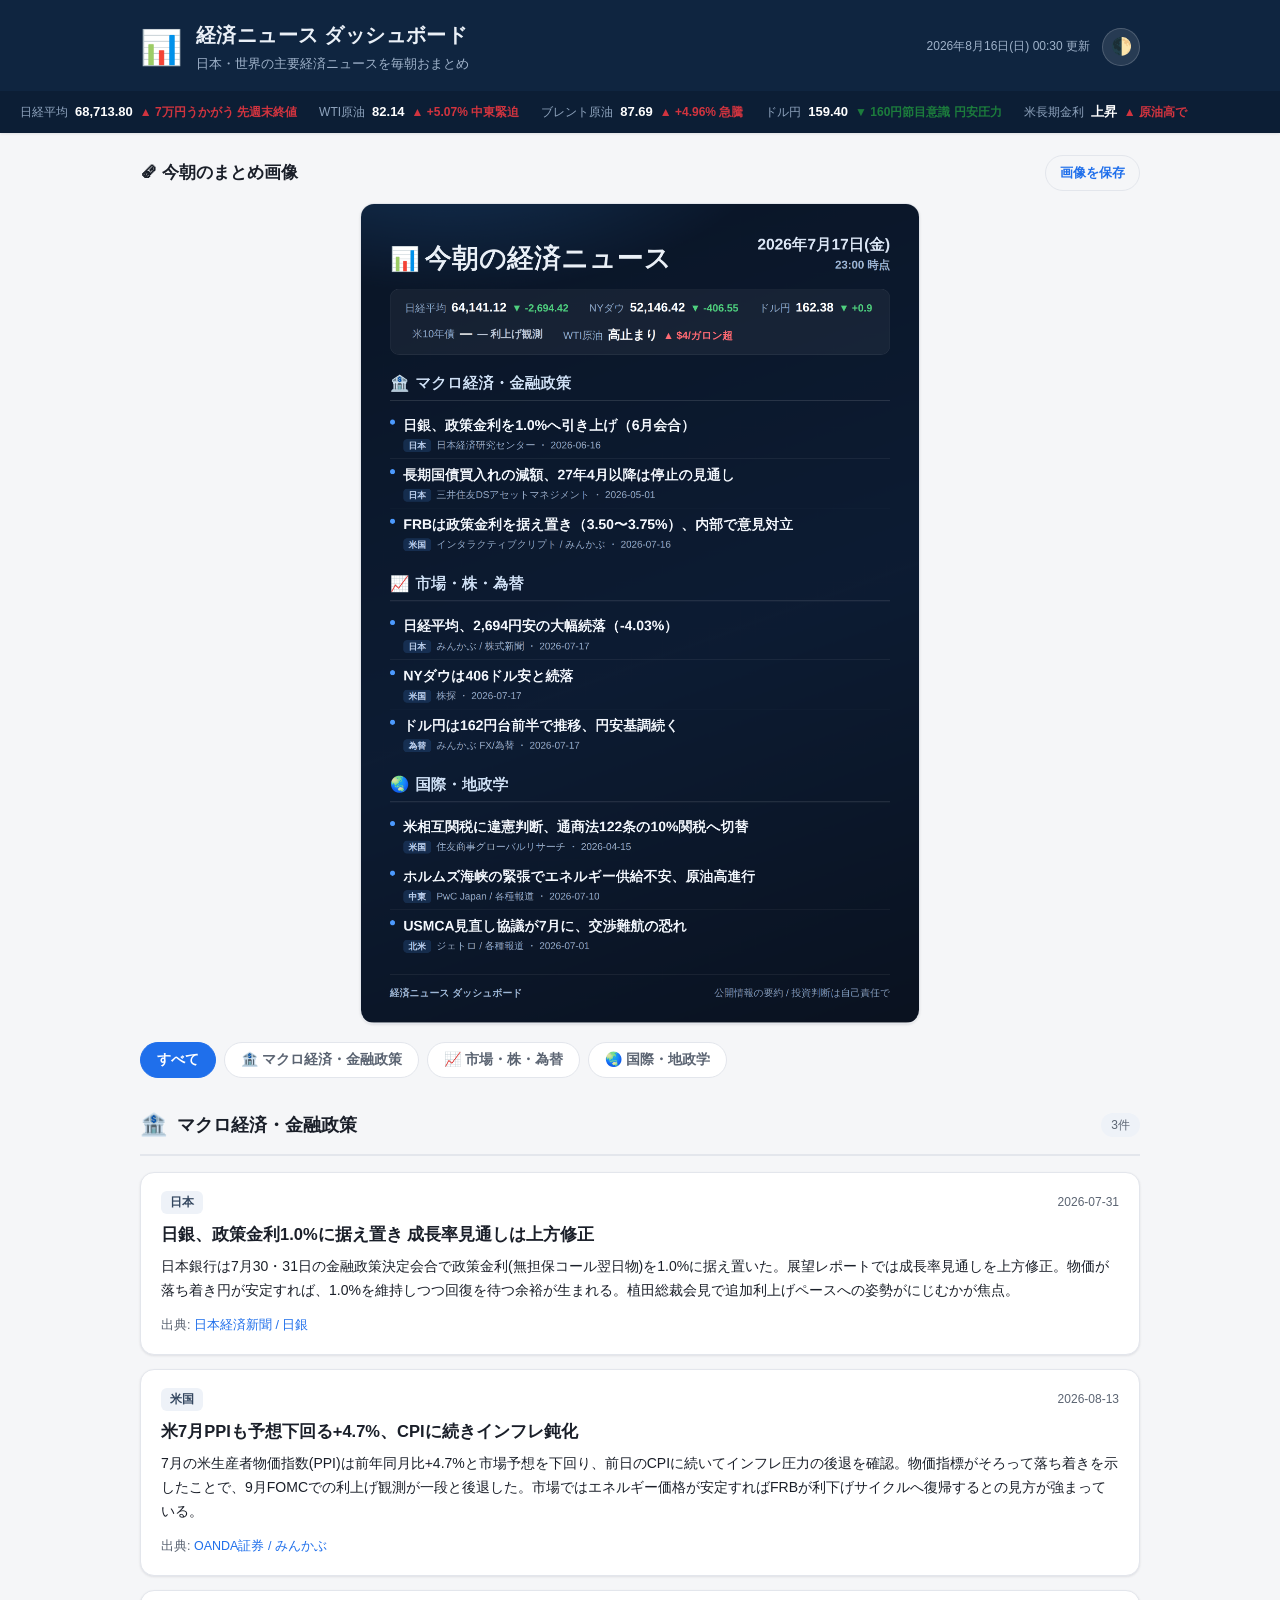
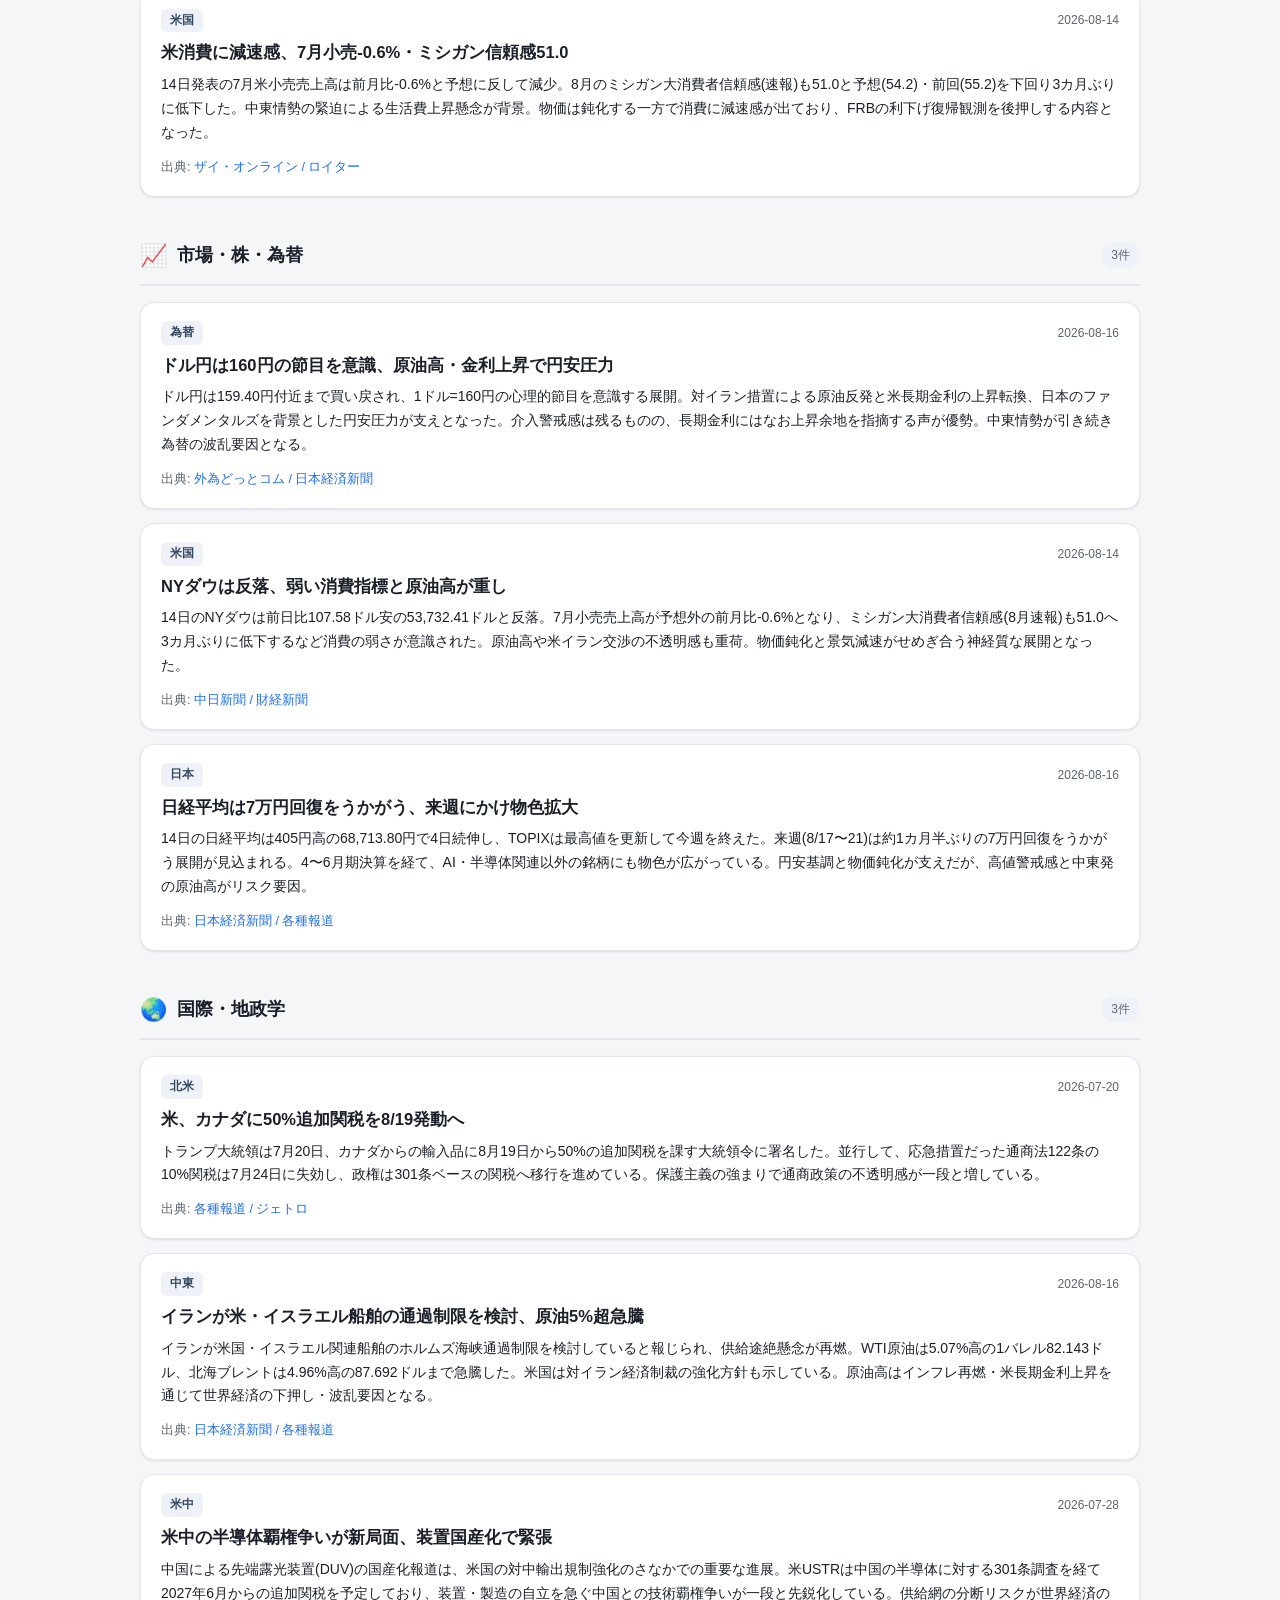
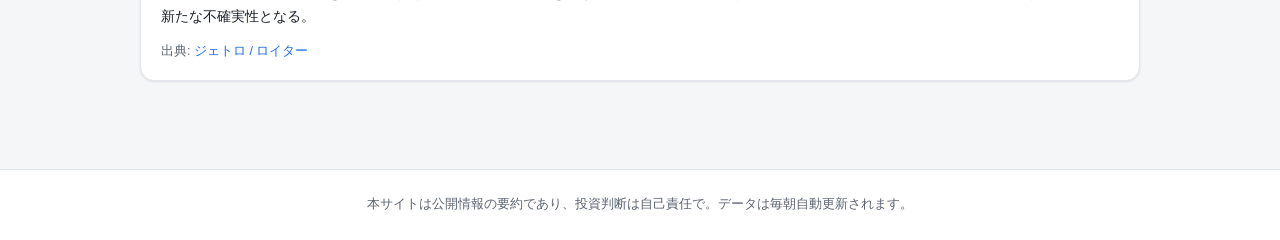
<file: index.html>
<!DOCTYPE html>
<html lang="ja">
<head>
  <meta charset="UTF-8" />
  <meta name="viewport" content="width=device-width, initial-scale=1.0" />
  <title>経済ニュース ダッシュボード</title>
  <meta name="description" content="日本・世界の主要経済ニュースをまとめる自分専用ダッシュボード" />
  <link rel="icon" href="data:image/svg+xml,%3Csvg xmlns='http://www.w3.org/2000/svg' viewBox='0 0 100 100'%3E%3Ctext y='.9em' font-size='90'%3E%F0%9F%93%8A%3C/text%3E%3C/svg%3E" />
  <link rel="stylesheet" href="assets/style.css" />
</head>
<body>
  <header class="site-header">
    <div class="wrap header-inner">
      <div class="brand">
        <span class="brand-mark">📊</span>
        <div class="brand-text">
          <h1>経済ニュース ダッシュボード</h1>
          <p class="tagline">日本・世界の主要経済ニュースを毎朝おまとめ</p>
        </div>
      </div>
      <div class="header-side">
        <span id="updated" class="updated">読み込み中…</span>
        <button id="theme-toggle" class="theme-toggle" type="button" aria-label="テーマ切替">🌓</button>
      </div>
    </div>
    <div class="ticker" id="ticker" aria-label="相場サマリー"></div>
  </header>

  <section class="wrap summary-hero" id="summary-hero" hidden>
    <div class="summary-head">
      <h2>🗞 今朝のまとめ画像</h2>
      <a id="summary-download" href="data/summary.png" download>画像を保存</a>
    </div>
    <a href="data/summary.png" target="_blank" rel="noopener" class="summary-link">
      <img id="summary-img" src="data/summary.png" alt="今朝の経済ニュースまとめ画像" />
    </a>
  </section>

  <nav class="tabs wrap" id="tabs"></nav>

  <main class="wrap" id="content">
    <div class="loading">ニュースを読み込んでいます…</div>
  </main>

  <footer class="site-footer">
    <div class="wrap">
      <p>本サイトは公開情報の要約であり、投資判断は自己責任で。データは毎朝自動更新されます。</p>
    </div>
  </footer>

  <script src="data/news.js"></script>
  <script src="assets/app.js"></script>
</body>
</html>
</file>
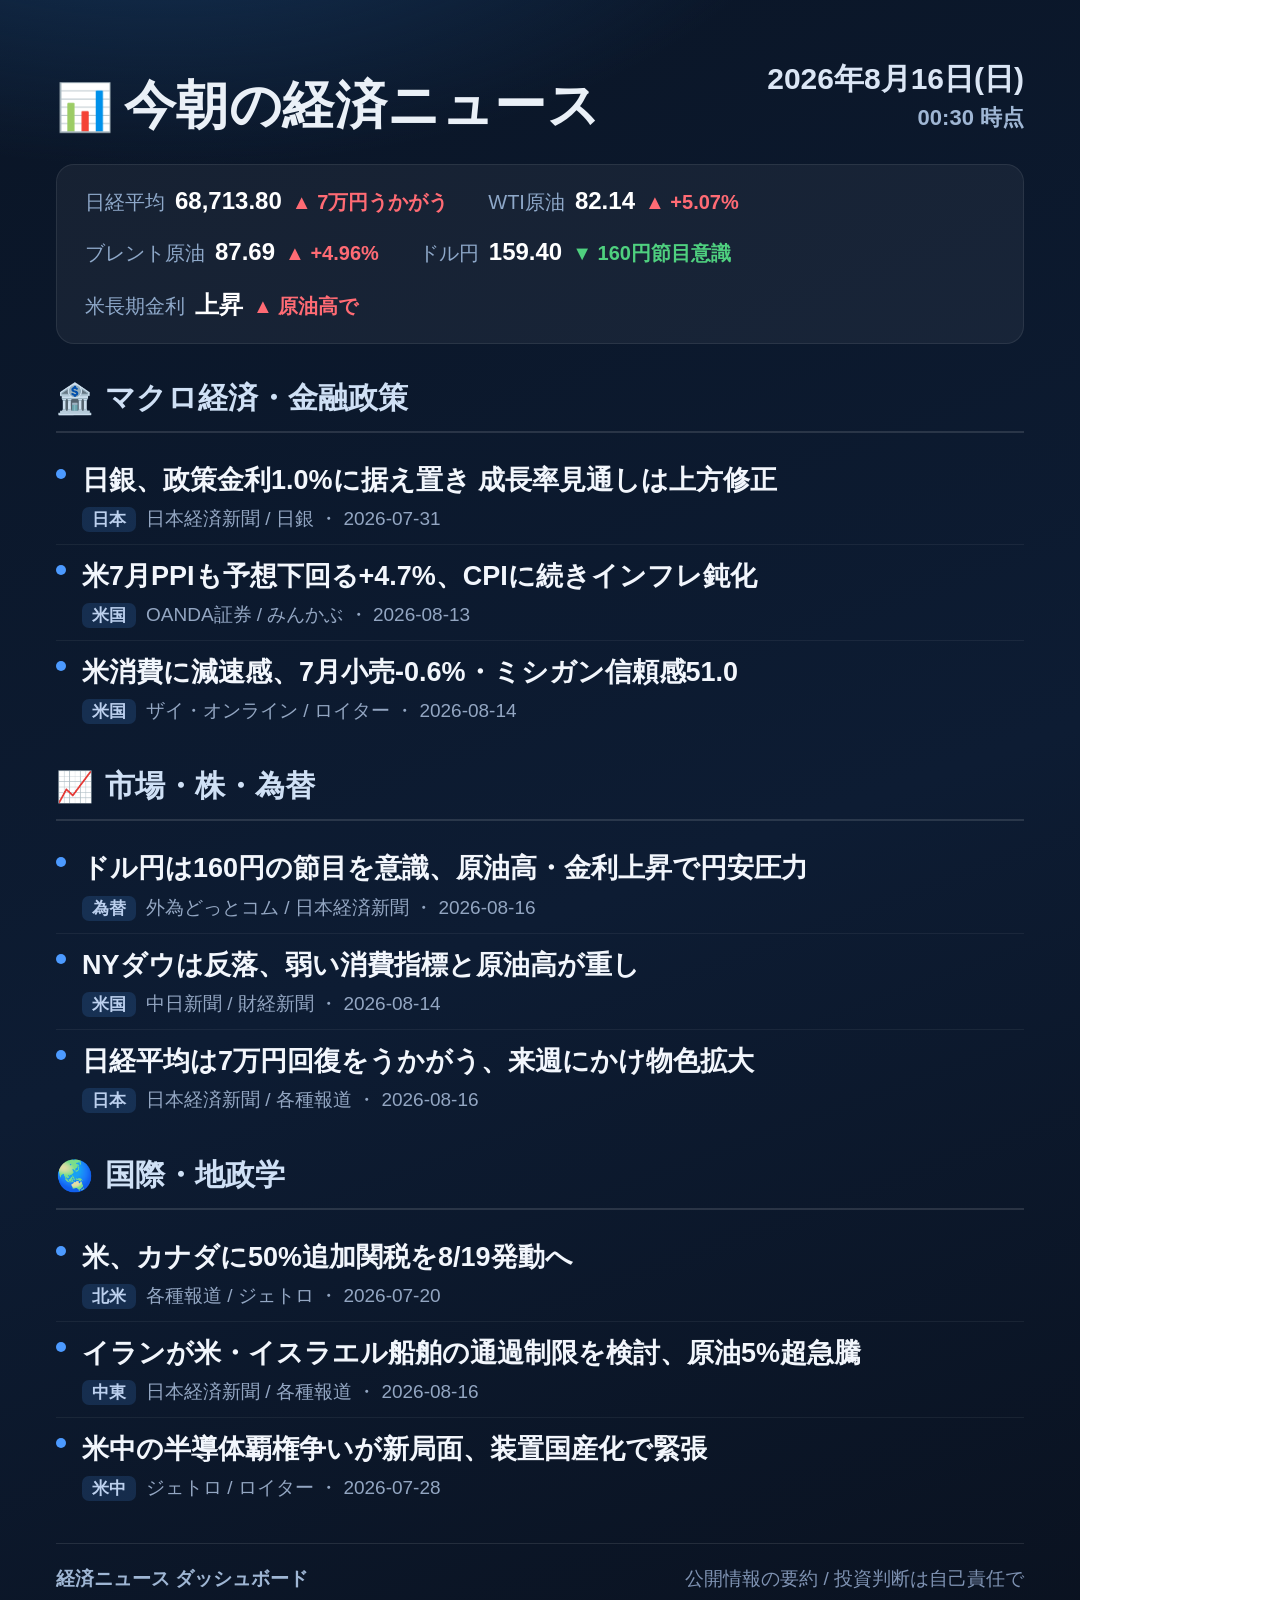
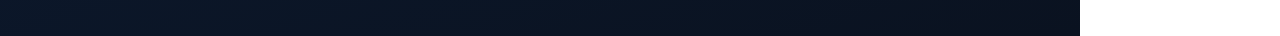
<file: summary.html>
<!DOCTYPE html>
<html lang="ja">
<head>
  <meta charset="UTF-8" />
  <meta name="viewport" content="width=device-width, initial-scale=1.0" />
  <title>今朝の経済ニュース</title>
  <style>
    * { box-sizing: border-box; margin: 0; padding: 0; }
    html, body {
      font-family: -apple-system, BlinkMacSystemFont, "Hiragino Sans",
        "Hiragino Kaku Gothic ProN", "Noto Sans JP", "Yu Gothic", Meiryo, sans-serif;
      -webkit-font-smoothing: antialiased;
    }
    .poster {
      width: 1080px;
      background: radial-gradient(1200px 600px at 15% -10%, #16385f 0%, transparent 55%),
                  linear-gradient(160deg, #0a1526 0%, #0d1c33 55%, #0a1220 100%);
      color: #eaf0f7;
      padding: 56px 56px 44px;
    }

    /* Header */
    .head { display: flex; align-items: flex-end; justify-content: space-between; margin-bottom: 30px; }
    .head .title { font-size: 52px; font-weight: 800; letter-spacing: .01em; line-height: 1.1; }
    .head .title .mk { font-size: 46px; margin-right: 10px; }
    .head .date { text-align: right; color: #9fb6d4; font-size: 22px; font-weight: 600; line-height: 1.5; }
    .head .date .big { display: block; font-size: 30px; color: #dbe6f5; font-weight: 800; }

    /* Ticker */
    .ticker {
      display: flex; flex-wrap: wrap; gap: 14px;
      background: rgba(255,255,255,.05);
      border: 1px solid rgba(255,255,255,.08);
      border-radius: 18px;
      padding: 18px 22px;
      margin-bottom: 34px;
    }
    .tk { display: flex; align-items: baseline; gap: 10px; padding: 4px 6px; }
    .tk .n { color: #8ea8c9; font-size: 20px; }
    .tk .v { font-size: 24px; font-weight: 800; color: #fff; }
    .tk .c { font-size: 20px; font-weight: 700; }
    .tk .c.up { color: #ff6b74; }     /* 日本式: 上昇=赤 */
    .tk .c.down { color: #4fd07f; }   /* 日本式: 下落=緑 */
    .tk .c.flat { color: #b9c4d4; }
    .tk .sep { width: 1px; align-self: stretch; background: rgba(255,255,255,.12); margin: 0 4px; }

    /* Categories */
    .cat { margin-bottom: 30px; }
    .cat-head {
      display: flex; align-items: center; gap: 12px;
      padding-bottom: 12px; margin-bottom: 16px;
      border-bottom: 2px solid rgba(255,255,255,.12);
    }
    .cat-head .ic { font-size: 30px; }
    .cat-head .t { font-size: 30px; font-weight: 800; color: #cfe0f5; }
    .item { display: flex; gap: 16px; padding: 12px 0; }
    .item + .item { border-top: 1px solid rgba(255,255,255,.06); }
    .item .bullet {
      flex: 0 0 auto; margin-top: 8px;
      width: 10px; height: 10px; border-radius: 50%;
      background: #4c9aff;
    }
    .item .body { flex: 1; }
    .item .hl { font-size: 27px; font-weight: 700; line-height: 1.45; color: #f2f6fc; }
    .item .meta { margin-top: 6px; font-size: 19px; color: #93a6c2; }
    .item .chip {
      display: inline-block; font-size: 17px; font-weight: 700;
      color: #bcd0ee; background: rgba(76,154,255,.16);
      border-radius: 7px; padding: 1px 10px; margin-right: 10px;
    }

    /* Footer */
    .foot {
      margin-top: 8px; padding-top: 22px;
      border-top: 1px solid rgba(255,255,255,.1);
      display: flex; justify-content: space-between; align-items: center;
      color: #7f93b3; font-size: 19px;
    }
    .foot .brand { font-weight: 700; color: #9fb6d4; }
  </style>
</head>
<body>
  <div class="poster" id="poster">
    <div class="head">
      <div class="title"><span class="mk">📊</span>今朝の経済ニュース</div>
      <div class="date" id="date"></div>
    </div>
    <div class="ticker" id="ticker"></div>
    <div id="cats"></div>
    <div class="foot">
      <span class="brand">経済ニュース ダッシュボード</span>
      <span id="foot-note">公開情報の要約 / 投資判断は自己責任で</span>
    </div>
  </div>

  <script src="data/news.js"></script>
  <script>
    (function () {
      var d = window.NEWS_DATA || {};
      function esc(s){return String(s==null?"":s).replace(/&/g,"&amp;").replace(/</g,"&lt;").replace(/>/g,"&gt;");}

      // 日付
      try {
        var dt = new Date(d.updated_at);
        var days = ["日","月","火","水","木","金","土"];
        document.getElementById("date").innerHTML =
          '<span class="big">' + dt.getFullYear() + "年" + (dt.getMonth()+1) + "月" + dt.getDate() + "日(" + days[dt.getDay()] + ")</span>" +
          String(dt.getHours()).padStart(2,"0") + ":" + String(dt.getMinutes()).padStart(2,"0") + " 時点";
      } catch(e){}

      // ティッカー
      var tk = document.getElementById("ticker");
      (d.market_snapshot || []).forEach(function(m, i){
        if (i > 0) { var s = document.createElement("div"); s.className = "sep"; tk.appendChild(s); }
        var dir = m.dir || "flat";
        var arrow = dir === "up" ? "▲" : dir === "down" ? "▼" : "—";
        var el = document.createElement("div");
        el.className = "tk";
        el.innerHTML = '<span class="n">' + esc(m.name) + '</span>' +
          '<span class="v">' + esc(m.value) + '</span>' +
          '<span class="c ' + dir + '">' + arrow + " " + esc(m.change) + '</span>';
        tk.appendChild(el);
      });

      // カテゴリ（各カテゴリ上位3件）
      var wrap = document.getElementById("cats");
      (d.categories || []).forEach(function(c){
        var sec = document.createElement("div");
        sec.className = "cat";
        var items = (c.items || []).slice(0, 3);
        var html = '<div class="cat-head"><span class="ic">' + esc(c.icon || "📰") +
          '</span><span class="t">' + esc(c.title) + '</span></div>';
        items.forEach(function(it){
          html += '<div class="item"><span class="bullet"></span><div class="body">' +
            '<div class="hl">' + esc(it.headline) + '</div>' +
            '<div class="meta">' +
              (it.region ? '<span class="chip">' + esc(it.region) + '</span>' : '') +
              esc(it.source || "") + (it.date ? " ・ " + esc(it.date) : "") +
            '</div></div></div>';
        });
        sec.innerHTML = html;
        wrap.appendChild(sec);
      });
    })();
  </script>
</body>
</html>
</file>
<file: assets/style.css>
/* ===========================================================================
   経済ニュース ダッシュボード — スタイル
   ライト/ダーク両対応。OSのテーマに追従しつつ、右上のボタンで手動切替も可能。
   =========================================================================== */

:root {
  --bg: #f5f6f8;
  --bg-elev: #ffffff;
  --bg-header: #0f2540;
  --text: #1a1f29;
  --text-soft: #5b6472;
  --text-inv: #eaf0f7;
  --border: #e3e6ec;
  --accent: #1f6feb;
  --up: #d1343f;      /* 日本式: 上昇=赤 */
  --down: #1c7c3c;    /* 日本式: 下落=緑 */
  --flat: #7a828f;
  --chip-bg: #eef2f8;
  --chip-text: #33465f;
  --shadow: 0 1px 3px rgba(16, 24, 40, .06), 0 1px 2px rgba(16, 24, 40, .04);
  --radius: 14px;
}

:root[data-theme="dark"],
:root:not([data-theme="light"]) {
  /* fallback handled by media query below */
}

@media (prefers-color-scheme: dark) {
  :root:not([data-theme="light"]) {
    --bg: #0b0e14;
    --bg-elev: #151a23;
    --bg-header: #0a1526;
    --text: #e7ebf2;
    --text-soft: #9aa4b2;
    --text-inv: #eaf0f7;
    --border: #232a36;
    --accent: #4c9aff;
    --up: #ff6b74;
    --down: #4fd07f;
    --flat: #7a828f;
    --chip-bg: #1e2635;
    --chip-text: #b9c4d4;
    --shadow: 0 1px 3px rgba(0, 0, 0, .4);
  }
}

:root[data-theme="dark"] {
  --bg: #0b0e14;
  --bg-elev: #151a23;
  --bg-header: #0a1526;
  --text: #e7ebf2;
  --text-soft: #9aa4b2;
  --text-inv: #eaf0f7;
  --border: #232a36;
  --accent: #4c9aff;
  --up: #ff6b74;
  --down: #4fd07f;
  --flat: #7a828f;
  --chip-bg: #1e2635;
  --chip-text: #b9c4d4;
  --shadow: 0 1px 3px rgba(0, 0, 0, .4);
}

* { box-sizing: border-box; }

body {
  margin: 0;
  background: var(--bg);
  color: var(--text);
  font-family: -apple-system, BlinkMacSystemFont, "Hiragino Sans", "Hiragino Kaku Gothic ProN",
    "Noto Sans JP", "Yu Gothic", Meiryo, sans-serif;
  line-height: 1.7;
  -webkit-font-smoothing: antialiased;
}

.wrap {
  max-width: 1040px;
  margin: 0 auto;
  padding: 0 20px;
}

/* ---------- Header ---------- */
.site-header {
  background: var(--bg-header);
  color: var(--text-inv);
  box-shadow: var(--shadow);
  position: sticky;
  top: 0;
  z-index: 10;
}

.header-inner {
  display: flex;
  align-items: center;
  justify-content: space-between;
  gap: 16px;
  padding-top: 18px;
  padding-bottom: 16px;
}

.brand { display: flex; align-items: center; gap: 14px; }
.brand-mark { font-size: 34px; line-height: 1; }
.brand-text h1 { margin: 0; font-size: 20px; font-weight: 700; letter-spacing: .02em; }
.tagline { margin: 2px 0 0; font-size: 12.5px; color: #9fb2c9; }

.header-side { display: flex; align-items: center; gap: 12px; }
.updated { font-size: 12px; color: #9fb2c9; white-space: nowrap; }

.theme-toggle {
  background: rgba(255, 255, 255, .1);
  border: 1px solid rgba(255, 255, 255, .18);
  color: var(--text-inv);
  border-radius: 999px;
  width: 38px; height: 38px;
  font-size: 17px;
  cursor: pointer;
  transition: background .15s ease;
}
.theme-toggle:hover { background: rgba(255, 255, 255, .2); }

/* ---------- Ticker ---------- */
.ticker {
  display: flex;
  gap: 22px;
  overflow-x: auto;
  padding: 10px 20px;
  background: rgba(0, 0, 0, .18);
  scrollbar-width: none;
  font-size: 13px;
}
.ticker::-webkit-scrollbar { display: none; }
.tk {
  display: flex;
  align-items: baseline;
  gap: 7px;
  white-space: nowrap;
  color: #cdd8e6;
}
.tk-name { color: #8ea3bd; font-size: 12px; }
.tk-val { font-weight: 700; color: #fff; }
.tk-chg { font-size: 12px; font-weight: 600; }
.tk-chg.up { color: var(--up); }
.tk-chg.down { color: var(--down); }
.tk-chg.flat { color: #b9c4d4; }

/* ---------- Summary hero (今朝のまとめ画像) ---------- */
.summary-hero { padding-top: 22px; }
.summary-head {
  display: flex; align-items: center; justify-content: space-between;
  margin-bottom: 12px;
}
.summary-head h2 { margin: 0; font-size: 17px; font-weight: 700; }
.summary-head a {
  font-size: 13px; font-weight: 600; text-decoration: none;
  color: var(--accent);
  border: 1px solid var(--border); border-radius: 999px;
  padding: 6px 14px; transition: all .15s ease;
}
.summary-head a:hover { border-color: var(--accent); background: var(--chip-bg); }
.summary-link { display: block; }
.summary-hero img {
  display: block; width: 100%; max-width: 560px; height: auto; margin: 0 auto;
  border-radius: var(--radius);
  border: 1px solid var(--border);
  box-shadow: var(--shadow);
}

/* ---------- Tabs ---------- */
.tabs {
  display: flex;
  gap: 8px;
  padding-top: 18px;
  padding-bottom: 4px;
  flex-wrap: wrap;
}
.tab {
  border: 1px solid var(--border);
  background: var(--bg-elev);
  color: var(--text-soft);
  padding: 8px 16px;
  border-radius: 999px;
  font-size: 14px;
  font-weight: 600;
  cursor: pointer;
  transition: all .15s ease;
}
.tab:hover { color: var(--text); border-color: var(--accent); }
.tab.active {
  background: var(--accent);
  color: #fff;
  border-color: var(--accent);
}

/* ---------- Content ---------- */
main.wrap { padding-top: 24px; padding-bottom: 48px; }
.loading { color: var(--text-soft); padding: 40px 0; text-align: center; }

.category { margin-bottom: 40px; scroll-margin-top: 130px; }
.category-head {
  display: flex;
  align-items: center;
  gap: 10px;
  margin: 0 0 16px;
  padding-bottom: 10px;
  border-bottom: 2px solid var(--border);
}
.category-head .ci { font-size: 22px; }
.category-head h2 { margin: 0; font-size: 18px; font-weight: 700; }
.category-head .count {
  margin-left: auto;
  font-size: 12px;
  color: var(--text-soft);
  background: var(--chip-bg);
  padding: 2px 10px;
  border-radius: 999px;
}

.cards { display: grid; gap: 14px; }

.card {
  background: var(--bg-elev);
  border: 1px solid var(--border);
  border-radius: var(--radius);
  padding: 18px 20px;
  box-shadow: var(--shadow);
  transition: transform .12s ease, border-color .12s ease;
}
.card:hover { transform: translateY(-2px); border-color: var(--accent); }

.card-top { display: flex; align-items: center; gap: 8px; margin-bottom: 8px; flex-wrap: wrap; }
.chip {
  font-size: 11.5px;
  font-weight: 700;
  padding: 2px 9px;
  border-radius: 6px;
  background: var(--chip-bg);
  color: var(--chip-text);
}
.card-date { font-size: 12px; color: var(--text-soft); margin-left: auto; }

.card h3 { margin: 0 0 8px; font-size: 16.5px; font-weight: 700; line-height: 1.5; }
.card h3 a { color: inherit; text-decoration: none; }
.card h3 a:hover { color: var(--accent); text-decoration: underline; }
.card p { margin: 0 0 12px; font-size: 14px; color: var(--text); }
.card .source {
  font-size: 12.5px;
  color: var(--text-soft);
}
.card .source a { color: var(--accent); text-decoration: none; }
.card .source a:hover { text-decoration: underline; }

/* ---------- Footer ---------- */
.site-footer {
  border-top: 1px solid var(--border);
  padding: 24px 0;
  background: var(--bg-elev);
}
.site-footer p { margin: 0; font-size: 12.5px; color: var(--text-soft); text-align: center; }

@media (max-width: 560px) {
  .brand-text h1 { font-size: 17px; }
  .tagline { display: none; }
  .updated { display: none; }
}
</file>
